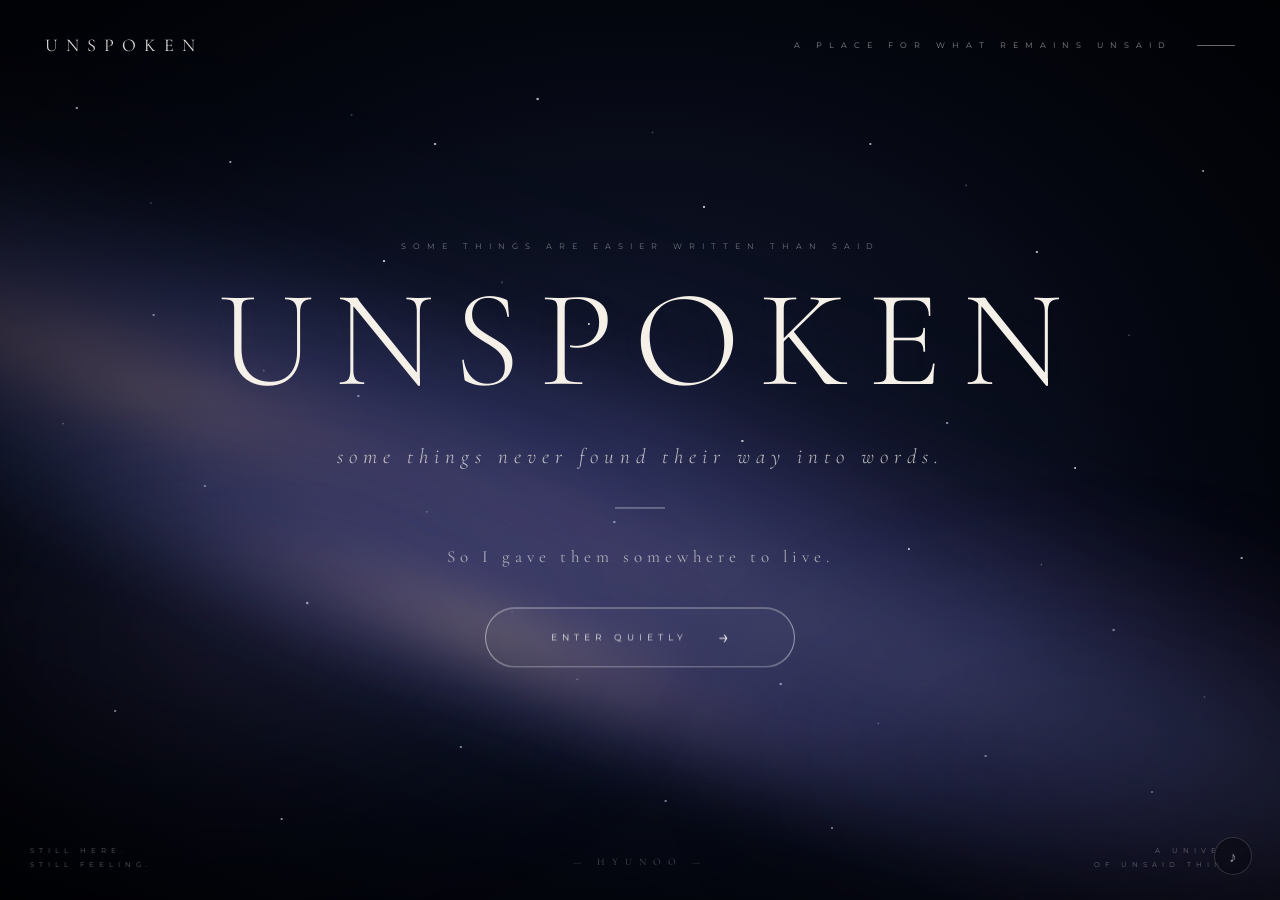
<file: index.html>
<!DOCTYPE html>
<html lang="en">

<head>

    <meta charset="UTF-8">

    <meta
        name="viewport"
        content="width=device-width, initial-scale=1.0"
    >

    <title>UNSPOKEN — Hyunoo</title>

    <link rel="preconnect" href="https://fonts.googleapis.com">
    <link rel="preconnect" href="https://fonts.gstatic.com" crossorigin>

    <link
        href="https://fonts.googleapis.com/css2?family=Cormorant+Garamond:ital,wght@0,300;0,400;1,300;1,400&family=Montserrat:wght@300;400;500&display=swap"
        rel="stylesheet"
    >

    <link rel="stylesheet" href="style.css">

</head>


<body>


<!-- =========================================
     BACKGROUND
========================================= -->

<div class="universe" aria-hidden="true">

    <div class="milkyway milkyway-glow"></div>
    <div class="milkyway milkyway-main"></div>
    <div class="milkyway milkyway-core"></div>

    <div class="space-cloud cloud-one"></div>
    <div class="space-cloud cloud-two"></div>

    <div class="stars stars-one"></div>
    <div class="stars stars-two"></div>

    <div class="vignette"></div>

</div>



<!-- =========================================
     01 — LANDING
========================================= -->

<main
    id="landingView"
    class="view landing-view active"
>

    <header class="site-header">

        <div class="logo">
            UNSPOKEN
        </div>

        <div class="header-note">
            A PLACE FOR WHAT REMAINS UNSAID
            <span></span>
        </div>

    </header>


    <section class="landing-content">

        <p class="eyebrow">
            SOME THINGS ARE EASIER WRITTEN THAN SAID
        </p>


        <h1 class="landing-title">
            UNSPOKEN
        </h1>


        <p class="landing-subtitle">
            some things never found their way into words.
        </p>


        <div class="small-divider"></div>


        <p class="landing-line">
            So I gave them somewhere to live.
        </p>


        <button
            id="enterButton"
            class="enter-button"
            type="button"
        >
            <span>ENTER QUIETLY</span>
            <span class="arrow">→</span>
        </button>

    </section>


    <div class="landing-bottom landing-bottom-left">
        STILL HERE.<br>
        STILL FEELING.
    </div>


    <div class="landing-signature">
        — HYUNOO —
    </div>


    <div class="landing-bottom landing-bottom-right">
        A UNIVERSE<br>
        OF UNSAID THINGS.
    </div>

</main>



<!-- =========================================
     TRANSITION
========================================= -->

<section
    id="transitionView"
    class="transition-view"
    aria-hidden="true"
>

    <div class="transition-copy">

        <p>
            If you found this,
        </p>

        <p>
            maybe you were meant to.
        </p>

        <span>
            — HYUNOO —
        </span>

    </div>

</section>



<!-- =========================================
     02 — ARCHIVE
========================================= -->

<main
    id="archiveView"
    class="view archive-view"
>

    <header class="archive-header">

        <div class="logo">
            UNSPOKEN
        </div>

        <button
            id="returnBeginning"
            class="text-button"
            type="button"
        >
            RETURN TO THE BEGINNING
        </button>

    </header>


    <section class="archive-intro">

        <p class="archive-eyebrow">
            AN ARCHIVE OF THINGS I NEVER SAID
        </p>


        <h2>
            Some things<br>
            stayed with me.
        </h2>


        <p class="archive-subtitle">
            So I left them here.
        </p>

    </section>


    <section class="archive-grid">


        <!-- 01 -->

        <button
            id="openThings"
            class="archive-card"
            type="button"
        >

            <span class="card-number">
                01
            </span>

            <div class="card-content">

                <p>
                    THE WORDS
                </p>

                <h3>
                    Things I<br>
                    Never Said
                </h3>

                <span class="open-label">
                    OPEN →
                </span>

            </div>

        </button>


        <!-- 02 -->

        <button
                 id="openLetters"
                 class="archive-card"
                 type="button"
        >

            <span class="card-number">
                02
            </span>

            <div class="card-content">

                <p>
                    THE LETTERS
                </p>

                <h3>
                    Letters I<br>
                    Never Sent
                </h3>

                <span class="open-label">
                    OPEN →
                </span>

            </div>

        </button>


        <!-- 03 -->

       <button
            id="openOnlyKnew"
            class="archive-card"
            type="button"
        >

            <span class="card-number">
                03
            </span>

            <div class="card-content">

                <p>
                    THE TRUTH
                </p>

                <h3>
                    If You<br>
                    Only Knew
                </h3>

                <span class="open-label">
                    OPEN →
                </span>

            </div>

        </button>


        <!-- 04 -->

        <button
            id="openAnotherUniverse"
            class="archive-card"
            type="button"
        >

            <span class="card-number">
                04
            </span>

            <div class="card-content">

                <p>
                    THE OTHER LIFE
                </p>

                <h3>
                    In Another<br>
                    Universe
                </h3>

                <span class="open-label">
                    OPEN →
                </span>

            </div>

        </button>


        <!-- 05 -->

       <button
                id="open2AM"
                class="archive-card"
                type="button"
        >

            <span class="card-number">
                05
            </span>

            <div class="card-content">

                <p>
                    AFTER MIDNIGHT
                </p>

                <h3>
                    2:00 AM<br>
                    Thoughts
                </h3>

                <span class="open-label">
                    OPEN →
                </span>

            </div>

        </button>


    </section>


    <footer class="archive-footer">
    <span class="footer-line"></span>

    <p>
        SOMEWHERE BETWEEN SILENCE AND WORDS
    </p>

    <span class="footer-line"></span>
</footer>

</main>



<!-- =========================================
     03 — THINGS I NEVER SAID
========================================= -->

<main
    id="thingsView"
    class="view things-view"
>

    <header class="inner-header">

        <button
            id="backArchive"
            class="text-button"
            type="button"
        >
            ← BACK TO THE ARCHIVE
        </button>


        <div class="logo">
            UNSPOKEN
        </div>

    </header>


    <section class="things-intro">

        <p class="things-eyebrow">
            01 — THE WORDS
        </p>


        <h2>
            Things I<br>
            Never Said
        </h2>


        <p class="things-description">
            The thoughts I kept swallowing.<br>
            The words that never made it past my lips.
        </p>

    </section>


    <!-- JavaScript creates the tiles -->

    <section
        id="confessionGrid"
        class="confession-grid"
    ></section>


    <section class="things-ending">

        <p>
            Maybe some things were never meant to be said.
        </p>

        <p>
            Maybe they were only meant to be felt.
        </p>

         <p class="between-lines">
        But if you ever find this, I hope you know, you were between almost every line.
        </p>

        <span>
            — HYUNOO —
        </span>

    </section>


</main>

<!-- ============================================
     04 — LETTERS I NEVER SENT
============================================= -->

<main
    id="lettersView"
    class="view things-view"
>

    <!-- HEADER -->

    <header class="inner-header">

        <button
            id="backArchiveLetters"
            class="text-button"
            type="button"
        >
            ← BACK TO THE ARCHIVE
        </button>


        <div class="logo">
            UNSPOKEN
        </div>

    </header>


    <!-- INTRO -->

    <section class="things-intro">

        <p class="things-eyebrow">
            02 — THE LETTERS
        </p>

        <h2>
            Letters I<br>
            Never Sent
        </h2>

        <p class="things-description">
            Words written for someone.<br>
            Even if they never reached them.
        </p>

    </section>


    <!-- LETTER TILES WILL BE CREATED BY JAVASCRIPT -->

    <section
        id="lettersGrid"
        class="confession-grid"
    ></section>


    <!-- FOOTER -->

    <section class="things-ending">

        <p>
            Some words were written to be felt.
        </p>

        <p>
            Even if they were never sent.
        </p>

        <span>
            — HYUNOO —
        </span>

    </section>

</main>

<!-- ============================================
     05 — IF YOU ONLY KNEW
============================================= -->

<main
    id="onlyKnewView"
    class="view only-knew-view"
>
    <!-- HEADER -->

    <header class="inner-header">
        <button
            id="backArchiveOnlyKnew"
            class="text-button"
            type="button"
        >
            ← BACK TO THE ARCHIVE
        </button>

        <div class="logo">
            UNSPOKEN
        </div>
    </header>


    <!-- INTRO -->

    <section class="only-knew-intro">

        <p class="only-knew-eyebrow">
            03 — THE TRUTH
        </p>

        <h2>
            If You<br>
            Only Knew
        </h2>

        <p class="only-knew-description">
            Some things were easier to leave<br>
            somewhere between knowing and saying.
        </p>

    </section>


    <!-- STACK -->

    <section class="only-knew-stack-section">

        <div
            id="onlyKnewStack"
            class="only-knew-stack"
        ></div>


        <!-- CONTROLS -->

        <div class="only-knew-controls">

            <button
                id="onlyKnewPrevious"
                class="only-knew-control"
                type="button"
            >
                ← PREVIOUS
            </button>


            <span
                id="onlyKnewProgress"
                class="only-knew-progress"
            >
                01 / 34
            </span>


            <button
                id="onlyKnewNext"
                class="only-knew-control"
                type="button"
            >
                NEXT →
            </button>

        </div>

    </section>


    <!-- ENDING -->

    <section class="things-ending">

        <p>
            Maybe some truths were never meant
            to become questions.
        </p>

        <p>
            Maybe they only needed somewhere to exist.
        </p>

        <span>
            — HYUNOO —
        </span>

    </section>

</main>

<!-- ============================================
     06 — IN ANOTHER UNIVERSE
============================================= -->

<main
    id="anotherUniverseView"
    class="view another-universe-view"
>

    <!-- HEADER -->

    <header class="another-universe-header">

        <button
            id="backArchiveUniverse"
            class="text-button"
            type="button"
        >
            ← BACK
        </button>

        <div class="logo">
            UNSPOKEN
        </div>

    </header>


    <!-- MAIN LAYOUT -->

    <div class="another-universe-layout">


        <!-- ==============================
             LEFT SIDE
        =============================== -->

        <section class="universe-story">

            <p class="universe-section-number">
                04
            </p>

            <p class="universe-eyebrow">
                THE OTHER LIFE
            </p>

            <h1>
                In Another<br>
                Universe
            </h1>

            <div class="universe-introduction">

                <p>
                    In another universe, maybe things were different.
                </p>

                <p>
                    Maybe the timing was kinder.
                </p>

                <p>
                    Maybe we were closer.
                </p>

                <p>
                    Maybe it was easier.
                </p>

                <p class="universe-intro-ending">
                    Here are the little things I imagine
                    in that other life.
                </p>

            </div>



            <!-- LEFT CLOSING QUOTE -->

            <blockquote class="universe-quote">

                <p>
                    Same stars.
                </p>

                <p>
                    Different skies.
                </p>

                <p>
                    But you, in all of them.
                </p>

            </blockquote>

            <div class="universe-signature">

                <span></span>

                <p>
                    HYUNOO
                </p>

            </div>

        </section>


        <!-- ==============================
             RIGHT SIDE
        =============================== -->

        <section class="universe-moments">


            <!-- 01 -->

            <article class="universe-moment">

                <span>01</span>

                <div>
                    <strong>
                        In another universe,
                    </strong>

                    <p>
                        we live in the same city.
                    </p>
                </div>

            </article>


            <!-- 02 -->

            <article class="universe-moment">

                <span>02</span>

                <div>
                    <strong>
                        In another universe,
                    </strong>

                    <p>
                        we don't have to count hours just to talk.
                    </p>
                </div>

            </article>


            <!-- 03 -->

            <article class="universe-moment">

                <span>03</span>

                <div>
                    <strong>
                        In another universe,
                    </strong>

                    <p>
                        I can ask you to dinner without thinking about flights first.
                    </p>
                </div>

            </article>


            <!-- 04 -->

            <article class="universe-moment">

                <span>04</span>

                <div>
                    <strong>
                        In another universe,
                    </strong>

                    <p>
                        we share ordinary days, not only the small pieces of them we manage to give each other.
                    </p>
                </div>

            </article>


            <!-- 05 -->

            <article class="universe-moment">

                <span>05</span>

                <div>
                    <strong>
                        In another universe,
                    </strong>

                    <p>
                        I bring you coffee on the mornings when life feels a little too heavy.
                    </p>
                </div>

            </article>


            <!-- 06 -->

            <article class="universe-moment">

                <span>06</span>

                <div>
                    <strong>
                        In another universe,
                    </strong>

                    <p>
                        we get lost somewhere new and don't mind because we're together.
                    </p>
                </div>

            </article>


            <!-- 07 -->

            <article class="universe-moment">

                <span>07</span>

                <div>
                    <strong>
                        In another universe,
                    </strong>

                    <p>
                        I get to know the quiet, everyday version of you that doesn't fit inside messages and calls.
                    </p>
                </div>

            </article>


            <!-- 08 -->

            <article class="universe-moment">

                <span>08</span>

                <div>
                    <strong>
                        In another universe,
                    </strong>

                    <p>
                        we have a favorite restaurant, a familiar street, and a place that somehow becomes ours.
                    </p>
                </div>

            </article>


            <!-- 09 -->

            <article class="universe-moment">

                <span>09</span>

                <div>
                    <strong>
                        In another universe,
                    </strong>

                    <p>
                        when you're tired, sick, or overwhelmed, I don't have to wish I could be there.
                    </p>

                    <p>
                        I simply am.
                    </p>
                </div>

            </article>


            <!-- 10 -->

            <article class="universe-moment">

                <span>10</span>

                <div>
                    <strong>
                        In another universe,
                    </strong>

                    <p>
                        our goodbyes happen at the end of the night, not because one of us is waking while the other is falling asleep.
                    </p>
                </div>

            </article>


            <!-- 11 -->

            <article class="universe-moment">

                <span>11</span>

                <div>
                    <strong>
                        In another universe,
                    </strong>

                    <p>
                        we don't have to turn everything we want to do together into a plan for someday.
                    </p>
                </div>

            </article>


            <!-- 12 -->

            <article class="universe-moment">

                <span>12</span>

                <div>
                    <strong>
                        In another universe,
                    </strong>

                    <p>
                        life makes it a little easier for two people to choose each other.
                    </p>
                </div>

            </article>


            <!-- 13 -->

            <article class="universe-moment">

                <span>13</span>

                <div>
                    <strong>
                        In another universe,
                    </strong>

                    <p>
                        maybe I'm the person you come home to.
                    </p>
                </div>

            </article>


            <!-- 14 -->

            <article class="universe-moment">

                <span>14</span>

                <div>
                    <strong>
                        In another universe,
                    </strong>

                    <p>
                        it's still you and me.
                    </p>

                    <p>
                        Just a little closer.
                    </p>
                </div>

            </article>


            <!-- ==============================
                 FULL CLOSING
            =============================== -->

            <section class="universe-closing">

                <div class="universe-moon">
                    ☾
                </div>

                <div class="universe-closing-text">

                    <p>
                        I don't know if that universe exists.
                    </p>

                    <p>
                        Maybe somewhere, there is a version of us
                        who never had to wonder what this could have been.
                    </p>

                    <p>
                        Maybe they got the timing right.
                    </p>

                    <p>
                        Maybe they got the distance right.
                    </p>

                    <p>
                        Maybe they were given the ordinary days
                        that we could only imagine.
                    </p>

                    <p>
                        But I'm grateful for this universe too.
                    </p>

                    <p>
                        Because out of all the lives I could have lived,
                        all the people I could have met,
                        and all the ways our paths could have missed
                        each other completely,
                        somehow mine still found yours.
                    </p>

                    <p>
                        Even from this far away.
                    </p>

                    <p>
                        And maybe that's enough for me to be grateful
                        that this universe gave me you at all.
                    </p>

                    <div class="universe-closing-signature">

                        <span></span>

                        <strong>
                            HYUNOO
                        </strong>

                    </div>

                </div>

            </section>

        </section>

    </div>

</main>

<!-- ============================================
     LETTER READER
============================================= -->

<main
    id="letterReaderView"
    class="view letter-reader-view"
>

    <!-- HEADER -->

    <header class="inner-header">

        <button
            id="backToLetters"
            class="text-button"
            type="button"
        >
            ← BACK TO THE LETTERS
        </button>


        <div class="logo">
            UNSPOKEN
        </div>

    </header>

    <!-- RIGHT-SIDE EDITORIAL NOTES -->

<aside class="letter-side-notes">

    <div class="letter-side-top">
        <span class="vertical-line"></span>

        <p>
            Words for a softer tomorrow.
        </p>
    </div>


    <div class="letter-side-quote">

        <p>
            Some people don’t just<br>
            pass through your days,<br>
            they stay in the quiet.
        </p>

        <span class="quote-line"></span>

    </div>

</aside>

    <!-- LETTER -->

    <article class="letter-reader">

        <div class="letter-reader-meta">

            <span id="letterReaderNumber">
                01
            </span>

            <span>
                UNSENT
            </span>

        </div>


        <h1 id="letterReaderTitle">
            Letter Title
        </h1>


        <div class="letter-reader-divider"></div>


        <div
            id="letterReaderBody"
            class="letter-reader-body"
        ></div>

    </article>

</main>


<!-- ============================================
     07 — 2:00 AM THOUGHTS
============================================= -->

<main
    id="twoAMView"
    class="view two-am-view"
>

    <!-- HEADER -->

    <header class="inner-header">

        <button
            id="backArchive2AM"
            class="text-button"
            type="button"
        >
            ← BACK TO THE ARCHIVE
        </button>

        <div class="logo">
            UNSPOKEN
        </div>

    </header>


    <!-- OPENING -->

    <section class="two-am-opening">

        <div class="two-am-opening-meta">

            <span>
                05
            </span>

            <span>
                2:00 AM
            </span>

        </div>


        <div class="two-am-opening-meta two-am-opening-meta-secondary">

            <span>
                AFTER MIDNIGHT
            </span>

            <span>
                SUNDAY
            </span>

        </div>


        <div class="two-am-moon">
            ☾
        </div>


        <h1>
            2:00 AM<br>
            Thoughts
        </h1>


        <p class="two-am-subtitle">
            The things I only admit<br>
            when the world gets quiet.
        </p>

    </section>


    <!-- TIMELINE -->

    <section class="two-am-timeline">

        <div class="two-am-line"></div>

        <div
            id="twoAMThoughts"
            class="two-am-thoughts"
        ></div>

    </section>


    <!-- 3:00 AM ENDING -->

    <section class="two-am-goodnight">

        <p class="two-am-goodnight-time">
            3:00 AM
        </p>

        <div class="two-am-goodnight-text">

            <p>
                <em>Goodnight, you.</em>
            </p>

            <p>
                <em>Wherever you are.</em>
            </p>

        </div>

        <div class="two-am-ending-moon">
            ☾
        </div>

        <p class="two-am-signature">
            HYUNOO
        </p>

    </section>


    <!--
        INTENTIONAL EMPTY SPACE

        The reader thinks the page
        has already ended.
    -->

    <div class="two-am-afterthought-space"></div>


    <!-- 3:07 AM -->

    <section class="two-am-afterthought">

        <p class="two-am-afterthought-time">
            3:07 AM
        </p>

        <p class="two-am-afterthought-text">
            <em>...I still wish it were you.</em>

            <span
                class="two-am-cursor"
                aria-hidden="true"
            ></span>
        </p>

    </section>


    <div class="two-am-final-space"></div>

</main>


<!-- =========================================
     AUDIO
========================================= -->

<audio
    id="backgroundMusic"
    loop
    preload="auto"
>
    <source
        src="audio/unspoken.mp3"
        type="audio/mpeg"
    >
</audio>


<button
    id="musicToggle"
    class="music-toggle"
    type="button"
    aria-label="Toggle background music"
>
    ♪
</button>



<script src="script.js"></script>


</body>
</html>
</file>
<file: style.css>
/* =========================================================
   UNSPOKEN
   Complete Stylesheet
========================================================= */

* {
    margin: 0;
    padding: 0;
    box-sizing: border-box;
}

html {
    background: #02030a;
}

body {
    min-height: 100vh;
    background: #02030a;
    color: #f4f0ea;

    font-family: "Montserrat", sans-serif;

    overflow: hidden;
}

button {
    font: inherit;
}

::selection {
    background: rgba(180, 180, 230, .22);
    color: #fff;
}


/* =========================================================
   PAGE / VIEW SYSTEM
========================================================= */

.view {
    display: none;
    position: relative;
    z-index: 10;

    width: 100%;
    min-height: 100vh;
}

.view.active {
    display: block;
}


/* =========================================================
   UNIVERSE
========================================================= */

.universe {
    position: fixed;
    inset: 0;

    z-index: 0;

    overflow: hidden;

    background:
        radial-gradient(
            ellipse at 50% 48%,
            #11152b 0%,
            #090d1c 38%,
            #040610 68%,
            #010207 100%
        );

    transition:
        opacity 1.2s ease,
        filter 1.2s ease;
}


/* =========================================================
   MILKY WAY
========================================================= */

.milkyway {
    position: absolute;
    pointer-events: none;

    transform-origin: center;
}


.milkyway-main {
    width: 170vw;
    height: 38vw;

    left: -35vw;
    top: 36%;

    transform: rotate(20deg);

    background:

        radial-gradient(
            ellipse at 25% 50%,
            rgba(244,204,190,.30) 0%,
            rgba(135,127,190,.23) 13%,
            rgba(69,91,156,.17) 29%,
            transparent 57%
        ),

        radial-gradient(
            ellipse at 55% 50%,
            rgba(177,157,211,.23) 0%,
            rgba(91,91,163,.18) 25%,
            transparent 60%
        ),

        radial-gradient(
            ellipse at 80% 45%,
            rgba(96,118,186,.18) 0%,
            rgba(82,60,133,.14) 28%,
            transparent 60%
        );

    filter: blur(26px);

    opacity: .92;

    animation:
        galaxyDrift 32s ease-in-out infinite alternate;
}


.milkyway-glow {
    width: 180vw;
    height: 50vw;

    left: -40vw;
    top: 28%;

    transform: rotate(20deg);

    background:
        linear-gradient(
            to bottom,
            transparent 0%,
            rgba(42,67,125,.05) 15%,
            rgba(79,78,147,.14) 38%,
            rgba(120,100,167,.16) 48%,
            rgba(61,82,144,.10) 63%,
            transparent 100%
        );

    filter: blur(48px);

    opacity: .85;
}


.milkyway-core {
    width: 92vw;
    height: 17vw;

    left: -8vw;
    top: 58%;

    transform: rotate(20deg);

    background:
        radial-gradient(
            ellipse at center,
            rgba(255,218,190,.36) 0%,
            rgba(201,164,196,.28) 17%,
            rgba(124,109,178,.18) 36%,
            rgba(63,78,139,.07) 59%,
            transparent 76%
        );

    filter: blur(20px);

    opacity: .9;

    animation:
        corePulse 9s ease-in-out infinite alternate;
}


@keyframes galaxyDrift {

    from {
        transform:
            rotate(20deg)
            translate3d(-1%, -1%, 0);
    }

    to {
        transform:
            rotate(20deg)
            translate3d(1%, 1%, 0);
    }

}


@keyframes corePulse {

    from {
        opacity: .55;
    }

    to {
        opacity: .95;
    }

}


/* =========================================================
   SPACE CLOUDS
========================================================= */

.space-cloud {
    position: absolute;

    border-radius: 50%;

    pointer-events: none;

    filter: blur(70px);
}


.cloud-one {
    width: 65vw;
    height: 32vw;

    left: -15vw;
    top: 48%;

    background:
        radial-gradient(
            ellipse,
            rgba(117,94,151,.18),
            rgba(55,69,126,.08) 48%,
            transparent 72%
        );
}


.cloud-two {
    width: 60vw;
    height: 30vw;

    right: -15vw;
    bottom: -5%;

    background:
        radial-gradient(
            ellipse,
            rgba(68,78,143,.16),
            transparent 70%
        );
}


/* =========================================================
   STARS
========================================================= */

.stars {
    position: absolute;
    inset: 0;

    pointer-events: none;
}


/*
   No repeating background-size.
   These are individually positioned stars,
   so we don't get the old graph/grid effect.
*/

.stars-one {

    background-image:

        radial-gradient(circle at 6% 12%, white 0 1px, transparent 1.6px),
        radial-gradient(circle at 12% 35%, rgba(220,225,255,.8) 0 .8px, transparent 1.5px),
        radial-gradient(circle at 18% 18%, white 0 .7px, transparent 1.4px),
        radial-gradient(circle at 24% 67%, rgba(210,220,255,.85) 0 1px, transparent 1.7px),
        radial-gradient(circle at 30% 29%, white 0 .7px, transparent 1.4px),
        radial-gradient(circle at 36% 83%, rgba(210,215,255,.8) 0 .8px, transparent 1.5px),
        radial-gradient(circle at 42% 11%, white 0 .9px, transparent 1.6px),
        radial-gradient(circle at 48% 58%, rgba(205,215,255,.8) 0 .8px, transparent 1.5px),
        radial-gradient(circle at 55% 23%, white 0 .8px, transparent 1.5px),
        radial-gradient(circle at 61% 76%, rgba(190,205,255,.8) 0 1px, transparent 1.7px),
        radial-gradient(circle at 68% 16%, white 0 .7px, transparent 1.4px),
        radial-gradient(circle at 74% 47%, rgba(205,215,255,.85) 0 .8px, transparent 1.5px),
        radial-gradient(circle at 81% 28%, white 0 .8px, transparent 1.5px),
        radial-gradient(circle at 87% 70%, rgba(195,210,255,.8) 0 .9px, transparent 1.6px),
        radial-gradient(circle at 94% 19%, white 0 .7px, transparent 1.4px),

        radial-gradient(circle at 9% 79%, rgba(255,255,255,.75) 0 .8px, transparent 1.5px),
        radial-gradient(circle at 16% 54%, rgba(190,205,255,.75) 0 .8px, transparent 1.5px),
        radial-gradient(circle at 22% 91%, white 0 .7px, transparent 1.4px),
        radial-gradient(circle at 28% 44%, rgba(205,215,255,.75) 0 .8px, transparent 1.5px),
        radial-gradient(circle at 34% 16%, white 0 .8px, transparent 1.5px),
        radial-gradient(circle at 40% 68%, rgba(190,205,255,.75) 0 .8px, transparent 1.5px),
        radial-gradient(circle at 46% 36%, white 0 .7px, transparent 1.4px),
        radial-gradient(circle at 52% 89%, rgba(205,215,255,.8) 0 .8px, transparent 1.5px),
        radial-gradient(circle at 58% 49%, white 0 .8px, transparent 1.5px),
        radial-gradient(circle at 65% 92%, rgba(195,210,255,.8) 0 .8px, transparent 1.5px),
        radial-gradient(circle at 71% 61%, white 0 .7px, transparent 1.4px),
        radial-gradient(circle at 77% 84%, rgba(205,215,255,.8) 0 .8px, transparent 1.5px),
        radial-gradient(circle at 84% 52%, white 0 .7px, transparent 1.4px),
        radial-gradient(circle at 90% 88%, rgba(190,205,255,.75) 0 .8px, transparent 1.5px),
        radial-gradient(circle at 97% 62%, white 0 .8px, transparent 1.5px);

    opacity: .72;

    animation:
        starsTwinkleOne 5s ease-in-out infinite alternate;
}


.stars-two {

    background-image:

        radial-gradient(circle at 4% 47%, rgba(255,255,255,.75) 0 .6px, transparent 1.3px),
        radial-gradient(circle at 11% 22%, rgba(205,215,255,.7) 0 .7px, transparent 1.4px),
        radial-gradient(circle at 20% 41%, rgba(255,255,255,.7) 0 .6px, transparent 1.3px),
        radial-gradient(circle at 27% 12%, rgba(190,205,255,.75) 0 .7px, transparent 1.4px),
        radial-gradient(circle at 33% 57%, rgba(255,255,255,.65) 0 .6px, transparent 1.3px),
        radial-gradient(circle at 39% 31%, rgba(210,220,255,.7) 0 .7px, transparent 1.4px),
        radial-gradient(circle at 45% 76%, rgba(255,255,255,.7) 0 .6px, transparent 1.3px),
        radial-gradient(circle at 51% 14%, rgba(195,210,255,.7) 0 .7px, transparent 1.4px),
        radial-gradient(circle at 57% 69%, rgba(255,255,255,.65) 0 .6px, transparent 1.3px),
        radial-gradient(circle at 63% 39%, rgba(205,215,255,.7) 0 .7px, transparent 1.4px),
        radial-gradient(circle at 69% 81%, rgba(255,255,255,.7) 0 .6px, transparent 1.3px),
        radial-gradient(circle at 76% 20%, rgba(190,205,255,.7) 0 .7px, transparent 1.4px),
        radial-gradient(circle at 82% 63%, rgba(255,255,255,.7) 0 .6px, transparent 1.3px),
        radial-gradient(circle at 89% 37%, rgba(205,215,255,.7) 0 .7px, transparent 1.4px),
        radial-gradient(circle at 95% 78%, rgba(255,255,255,.7) 0 .6px, transparent 1.3px);

    opacity: .35;

    transform: scale(.98);

    animation:
        starsTwinkleTwo 8s ease-in-out -3s infinite alternate;
}


@keyframes starsTwinkleOne {

    0% {
        opacity: .38;
        filter: brightness(.8);
    }

    45% {
        opacity: .7;
        filter: brightness(1);
    }

    70% {
        opacity: .52;
        filter: brightness(.9);
    }

    100% {
        opacity: .9;
        filter: brightness(1.25);
    }

}


@keyframes starsTwinkleTwo {

    0% {
        opacity: .18;
        filter: brightness(.7);
    }

    50% {
        opacity: .52;
        filter: brightness(1.1);
    }

    100% {
        opacity: .3;
        filter: brightness(.85);
    }

}


/* =========================================================
   VIGNETTE
========================================================= */

.vignette {
    position: absolute;
    inset: 0;

    pointer-events: none;

    background:
        radial-gradient(
            ellipse at center,
            transparent 16%,
            rgba(0,0,0,.04) 48%,
            rgba(0,0,0,.28) 78%,
            rgba(0,0,0,.7) 120%
        );
}


/* =========================================================
   SHARED TYPOGRAPHY
========================================================= */

.logo {
    font-family: "Cormorant Garamond", serif;
    font-size: 18px;
    font-weight: 400;

    letter-spacing: 8px;

    color: rgba(247,243,237,.9);
}


/* =========================================================
   LANDING
========================================================= */

.landing-view {
    height: 100vh;
    overflow: hidden;
}


.site-header {
    position: absolute;

    top: 34px;
    left: 45px;
    right: 45px;

    z-index: 5;

    display: flex;
    align-items: center;
    justify-content: space-between;
}


.header-note {
    display: flex;
    align-items: center;
    gap: 25px;

    font-size: 8px;
    letter-spacing: 7px;

    color: rgba(255,255,255,.52);
}


.header-note span {
    display: block;

    width: 38px;
    height: 1px;

    background: rgba(255,255,255,.4);
}


.landing-content {
    position: absolute;

    top: 50%;
    left: 50%;

    width: min(1200px, 90%);

    transform: translate(-50%, -49%);

    text-align: center;
}


.eyebrow {
    margin-bottom: 34px;

    font-size: 8px;
    letter-spacing: 7px;

    color: rgba(255,255,255,.42);
}


.landing-title {
    margin: 0;

    font-family: "Cormorant Garamond", serif;

    font-size: clamp(90px, 10.8vw, 170px);
    font-weight: 300;

    line-height: .8;

    letter-spacing: .14em;

    color: #f5f0e8;

    text-indent: .14em;

    text-shadow:
        0 0 30px rgba(200,205,255,.04);
}


.landing-subtitle {
    margin-top: 48px;

    font-family: "Cormorant Garamond", serif;

    font-size: 21px;
    font-weight: 300;
    font-style: italic;

    letter-spacing: 6px;

    color: rgba(245,241,235,.75);
}


.small-divider {
    width: 50px;
    height: 1px;

    margin: 38px auto;

    background: rgba(255,255,255,.5);
}


.landing-line {
    font-family: "Cormorant Garamond", serif;

    font-size: 17px;
    letter-spacing: 5px;

    color: rgba(245,241,235,.62);
}


.enter-button {
    width: 310px;
    height: 60px;

    margin-top: 40px;

    padding: 0 34px;

    display: inline-flex;
    justify-content: center;
    align-items: center;

    gap: 30px;

    border:
        1px solid rgba(255,255,255,.5);

    border-radius: 999px;

    background:
        rgba(255,255,255,.025);

    color: rgba(255,255,255,.86);

    font-size: 9px;
    letter-spacing: 5px;

    cursor: pointer;

    backdrop-filter: blur(6px);

    transition:
        background .35s ease,
        border-color .35s ease,
        transform .35s ease;
}


.enter-button:hover {
    background: rgba(255,255,255,.08);

    border-color: rgba(255,255,255,.8);

    transform: translateY(-2px);
}


.enter-button .arrow {
    font-size: 19px;
    letter-spacing: 0;
}


.landing-bottom {
    position: absolute;
    bottom: 28px;

    font-size: 7px;
    line-height: 2;
    letter-spacing: 5px;

    color: rgba(255,255,255,.34);
}


.landing-bottom-left {
    left: 30px;
}


.landing-bottom-right {
    right: 30px;

    text-align: right;
}


.landing-signature {
    position: absolute;

    left: 50%;
    bottom: 32px;

    transform: translateX(-50%);

    font-family: "Cormorant Garamond", serif;

    font-size: 10px;
    letter-spacing: 7px;

    color: rgba(255,255,255,.28);
}


/* =========================================================
   TRANSITION SCREEN
========================================================= */

.transition-view {
    position: fixed;
    inset: 0;

    z-index: 100;

    display: flex;
    justify-content: center;
    align-items: center;

    background: #02030a;

    opacity: 0;
    visibility: hidden;
    pointer-events: none;

    transition:
        opacity 1.1s ease,
        visibility 1.1s ease;
}


.transition-view.active {
    opacity: 1;
    visibility: visible;
    pointer-events: auto;
}


.transition-copy {
    text-align: center;

    opacity: 0;

    transform: translateY(10px);

    transition:
        opacity 1.4s ease .6s,
        transform 1.4s ease .6s;
}


.transition-view.active .transition-copy {
    opacity: 1;
    transform: translateY(0);
}


.transition-copy p {
    margin: 5px 0;

    font-family: "Cormorant Garamond", serif;

    font-size: clamp(30px, 4vw, 54px);
    font-weight: 300;

    line-height: 1.15;

    color: rgba(245,241,235,.88);
}


.transition-copy span {
    display: block;

    margin-top: 38px;

    font-size: 7px;
    letter-spacing: 6px;

    color: rgba(255,255,255,.28);
}


/* =========================================================
   ARCHIVE
========================================================= */

.archive-view,
.things-view {
    min-height: 100vh;

    background:
        radial-gradient(
            circle at 70% 15%,
            rgba(36,42,85,.09),
            transparent 36%
        ),
        #02030a;
}


.archive-view.active,
.things-view.active {
    overflow-y: auto;
}


.archive-header,
.inner-header {
    width: 100%;

    display: flex;
    align-items: center;
    justify-content: space-between;

    padding: 38px 4%;

    position: relative;
    z-index: 5;
}


.text-button {
    appearance: none;

    border: 0;
    background: transparent;

    color: rgba(255,255,255,.38);

    font-family: "Montserrat", sans-serif;

    font-size: 7px;
    font-weight: 400;

    letter-spacing: 5px;

    cursor: pointer;

    transition: color .3s ease;
}


.text-button:hover {
    color: rgba(255,255,255,.9);
}


.archive-intro {
    width: min(1350px, 84%);

    margin:
        115px auto
        110px;
}


.archive-eyebrow {
    margin-bottom: 28px;

    font-size: 8px;
    letter-spacing: 7px;

    color: rgba(255,255,255,.34);
}


.archive-intro h2,
.things-intro h2 {
    margin: 0;

    font-family: "Cormorant Garamond", serif;

    font-weight: 300;

    line-height: .82;

    letter-spacing: -3px;

    color: #f4efe7;
}


.archive-intro h2 {
    font-size: clamp(80px, 8vw, 135px);
}


.archive-subtitle {
    margin-top: 45px;

    font-family: "Cormorant Garamond", serif;

    font-size: 20px;
    font-style: italic;

    letter-spacing: 3px;

    color: rgba(255,255,255,.45);
}


/* =========================================================
   ARCHIVE CARDS
========================================================= */

.archive-grid {
    width: min(1350px, 88%);

    margin: 0 auto;

    display: grid;

    grid-template-columns:
        repeat(2, minmax(0, 1fr));

    border-top:
        1px solid rgba(255,255,255,.1);

    border-left:
        1px solid rgba(255,255,255,.1);
}


.archive-card {
    appearance: none;

    position: relative;

    min-height: 350px;

    padding: 45px 55px;

    display: flex;

    border: 0;

    border-right:
        1px solid rgba(255,255,255,.1);

    border-bottom:
        1px solid rgba(255,255,255,.1);

    background: transparent;

    color: inherit;

    text-align: left;

    cursor: pointer;

    transition:
        background .45s ease;
}


.archive-card:hover {
    background:
        rgba(255,255,255,.025);
}


.archive-card-wide {
    grid-column: 1 / -1;
}


.card-number {
    position: absolute;

    top: 45px;
    left: 55px;

    font-size: 8px;
    letter-spacing: 4px;

    color: rgba(255,255,255,.25);
}


.card-content {
    margin:
        auto auto
        0 25%;

    padding-bottom: 10px;
}


.card-content p {
    margin-bottom: 20px;

    font-size: 7px;
    letter-spacing: 6px;

    color: rgba(255,255,255,.3);
}


.card-content h3 {
    font-family: "Cormorant Garamond", serif;

    font-size: clamp(43px, 4vw, 62px);
    font-weight: 300;

    line-height: .95;

    color: rgba(245,241,235,.94);
}


.open-label {
    display: inline-block;

    margin-top: 42px;

    font-size: 7px;
    letter-spacing: 5px;

    color: rgba(255,255,255,.34);

    transition:
        color .3s ease,
        transform .3s ease;
}


.archive-card:hover .open-label {
    color: rgba(255,255,255,.85);

    transform: translateX(5px);
}


/* =========================================================
   ARCHIVE FOOTER
========================================================= */

.archive-footer {
    width: 100%;

    padding: 120px 30px 70px;

    display: flex;
    justify-content: center;
    align-items: center;

    gap: 28px;

    text-align: center;

    color: rgba(255,255,255,.28);
}


.archive-footer p {
    margin: 0;

    font-family: "Montserrat", sans-serif;

    font-size: 7px;
    font-weight: 300;

    letter-spacing: 7px;

    white-space: nowrap;
}


.archive-footer .footer-line {
    display: block;

    width: 30px;
    height: 1px;

    background: rgba(255,255,255,.25);

    flex-shrink: 0;
}


/* =========================================================
   THINGS I NEVER SAID
========================================================= */

.things-intro {
    width: min(1200px, 86%);

    margin:
        110px auto
        130px;
}


.things-eyebrow {
    margin-bottom: 28px;

    font-size: 8px;
    letter-spacing: 7px;

    color: rgba(255,255,255,.32);
}


.things-intro h2 {
    font-size: clamp(85px, 9vw, 145px);
}


.things-description {
    margin-top: 48px;

    font-family: "Cormorant Garamond", serif;

    font-size: 20px;
    font-style: italic;

    line-height: 1.7;
    letter-spacing: 2px;

    color: rgba(255,255,255,.43);
}


/* =========================================================
   CONFESSION GRID
========================================================= */

.confession-grid {
    width: min(1200px, 88%);

    margin: 0 auto;

    display: grid;

    grid-template-columns:
        repeat(2, minmax(0, 1fr));

    border-top:
        1px solid rgba(255,255,255,.1);

    border-left:
        1px solid rgba(255,255,255,.1);
}


.confession-tile {
    min-height: 390px;

    padding: 45px 48px;

    display: flex;
    flex-direction: column;

    border-right:
        1px solid rgba(255,255,255,.1);

    border-bottom:
        1px solid rgba(255,255,255,.1);

    transition:
        background .4s ease;
}


.confession-tile:hover {
    background:
        rgba(255,255,255,.025);
}


.confession-top {
    display: flex;
    justify-content: space-between;
    align-items: center;
}


.confession-number,
.confession-category {
    font-size: 7px;
    letter-spacing: 4px;

    color: rgba(255,255,255,.25);
}


.confession-text {
    max-width: 480px;

    margin: auto 0;

    font-family: "Cormorant Garamond", serif;

    font-size: clamp(28px, 2.4vw, 39px);
    font-weight: 300;

    line-height: 1.18;

    color: rgba(245,241,235,.93);
}


.confession-actions {
    display: flex;
    align-items: center;

    gap: 20px;

    margin-top: 40px;

    opacity: .38;

    transition: opacity .3s ease;
}


.confession-tile:hover
.confession-actions {
    opacity: 1;
}


.share-label {
    margin-right: auto;

    font-size: 7px;
    letter-spacing: 3px;

    color: rgba(255,255,255,.3);
}


.share-button {
    appearance: none;

    border: 0;
    background: transparent;

    padding: 0;

    color: rgba(255,255,255,.52);

    font-family: "Montserrat", sans-serif;

    font-size: 7px;
    letter-spacing: 2px;

    cursor: pointer;

    transition: color .25s ease;
}


.share-button:hover {
    color: white;
}


/* =========================================================
   THINGS ENDING
========================================================= */

.things-ending {
    width: min(900px, 85%);

    margin: 200px auto;

    text-align: center;
}


.things-ending p {
    margin: 8px 0;

    font-family: "Cormorant Garamond", serif;

    font-size: clamp(26px, 3vw, 42px);
    font-style: italic;

    color: rgba(255,255,255,.58);
}


.things-ending span {
    display: block;

    margin-top: 55px;

    font-size: 7px;
    letter-spacing: 6px;

    color: rgba(255,255,255,.25);
}


/* =========================================================
   MUSIC
========================================================= */

.music-toggle {
    position: fixed;

    right: 28px;
    bottom: 25px;

    z-index: 200;

    width: 38px;
    height: 38px;

    border:
        1px solid rgba(255,255,255,.16);

    border-radius: 50%;

    background:
        rgba(3,4,12,.4);

    color: rgba(255,255,255,.55);

    font-size: 15px;

    cursor: pointer;

    backdrop-filter: blur(8px);

    transition:
        color .3s ease,
        border-color .3s ease,
        background .3s ease;
}


.music-toggle:hover {
    color: white;

    border-color:
        rgba(255,255,255,.4);

    background:
        rgba(255,255,255,.04);
}


/* =========================================================
   INTERIOR MODE
   No stars / galaxy once inside the archive.
========================================================= */

body.inside .universe {
    opacity: 0;
    filter: blur(20px);
}


/* =========================================================
   VIEW ENTRANCE
========================================================= */

.archive-view.active .archive-intro,
.things-view.active .things-intro {

    animation:
        contentReveal .9s ease both;
}


@keyframes contentReveal {

    from {
        opacity: 0;
        transform: translateY(18px);
    }

    to {
        opacity: 1;
        transform: translateY(0);
    }

}


/* =========================================================
   MOBILE
========================================================= */

@media (max-width: 760px) {

    .site-header {
        top: 25px;
        left: 22px;
        right: 22px;
    }

    .header-note {
        display: none;
    }

    .logo {
        font-size: 15px;
        letter-spacing: 6px;
    }

    .landing-content {
        width: 92%;
    }

    .eyebrow {
        font-size: 6px;
        letter-spacing: 4px;
    }

    .landing-title {
        font-size: 64px;
        letter-spacing: .11em;
    }

    .landing-subtitle {
        margin-top: 35px;

        font-size: 16px;
        line-height: 1.5;
        letter-spacing: 3px;
    }

    .landing-line {
        font-size: 14px;
        letter-spacing: 3px;
    }

    .enter-button {
        width: 260px;
    }

    .landing-bottom {
        display: none;
    }

    .landing-signature {
        bottom: 25px;
    }


    .archive-header,
    .inner-header {
        padding: 28px 6%;
    }

    .text-button {
        font-size: 6px;
        letter-spacing: 3px;
    }


    .archive-intro,
    .things-intro {
        width: 88%;

        margin-top: 80px;
        margin-bottom: 90px;
    }

    .archive-intro h2,
    .things-intro h2 {
        font-size: 67px;
    }


    .archive-grid,
    .confession-grid {
        width: 90%;

        grid-template-columns: 1fr;
    }


    .archive-card-wide {
        grid-column: auto;
    }


    .archive-card {
        min-height: 300px;
        padding: 35px;
    }

    .card-number {
        top: 35px;
        left: 35px;
    }

    .card-content {
        margin-left: 15%;
    }


    .confession-tile {
        min-height: 330px;
        padding: 35px;
    }


    .confession-text {
        font-size: 29px;
    }


    .confession-actions {
        gap: 12px;
    }


    .share-label {
        display: none;
    }


    .things-ending {
        margin-top: 130px;
        margin-bottom: 130px;
    }

}

/* =========================================================
   SCROLL FIX
========================================================= */

/* Landing page stays locked to one screen */
body {
    overflow: hidden;
}

/* Once we enter the archive, allow normal page scrolling */
body.inside {
    overflow-y: auto;
    overflow-x: hidden;
}

/* Archive and inner pages grow naturally */
.archive-view.active,
.things-view.active {
    height: auto;
    min-height: 100vh;
    overflow: visible;
}

/* =========================================================
   FINAL UNSPOKEN LINE
========================================================= */

.things-ending .between-lines {
    margin-top: 65px;

    font-family: "Cormorant Garamond", serif;
    font-size: 15px;
    font-weight: 300;
    font-style: italic;

    line-height: 1.6;
    letter-spacing: 2px;

    color: rgba(255,255,255,.22);
}


.things-ending .between-lines + span {
    margin-top: 28px;
}

/* =========================================================
   LETTERS I NEVER SENT — TILES
========================================================= */

.letter-tile {
    appearance: none;
    -webkit-appearance: none;

    position: relative;

    min-height: 390px;
    padding: 45px 48px;

    display: flex;
    flex-direction: column;

    background: transparent;
    color: #f4f0ea;

    border: 0;
    border-right: 1px solid rgba(255,255,255,.10);
    border-bottom: 1px solid rgba(255,255,255,.10);

    text-align: left;
    cursor: pointer;

    font-family: inherit;

    transition:
        background .45s ease,
        box-shadow .45s ease;
}


/* subtle hover */

.letter-tile:hover {
    background: rgba(255,255,255,.025);
}


/* =========================================================
   TOP — NUMBER + UNSENT
========================================================= */

.letter-tile-top {
    width: 100%;

    display: flex;
    align-items: center;
    justify-content: space-between;

    margin-bottom: 65px;
}


.letter-number,
.letter-status {
    font-family: "Montserrat", sans-serif;

    font-size: 7px;
    font-weight: 400;

    letter-spacing: 5px;

    color: rgba(255,255,255,.28);
}


/* =========================================================
   LETTER TITLE
========================================================= */

.letter-tile-content h3 {
    max-width: 480px;

    margin: 0 0 25px;

    font-family: "Cormorant Garamond", serif;

    font-size: clamp(34px, 3vw, 52px);
    font-weight: 300;

    line-height: .98;
    letter-spacing: -1px;

    color: rgba(244,240,234,.92);
}


/* =========================================================
   PREVIEW
========================================================= */

.letter-tile-content p {
    max-width: 500px;

    margin: 0;

    font-family: "Cormorant Garamond", serif;

    font-size: 18px;
    font-weight: 300;
    font-style: italic;

    line-height: 1.55;

    color: rgba(255,255,255,.38);
}


/* =========================================================
   READ LETTER
========================================================= */

.read-letter {
    margin-top: auto;
    padding-top: 55px;

    font-family: "Montserrat", sans-serif;

    font-size: 7px;
    font-weight: 400;

    letter-spacing: 4px;

    color: rgba(255,255,255,.35);

    transition:
        color .35s ease,
        letter-spacing .35s ease;
}


.letter-tile:hover .read-letter {
    color: rgba(255,255,255,.8);
    letter-spacing: 5px;
}


/* =========================================================
   MOBILE
========================================================= */

@media (max-width: 760px) {

    .letter-tile {
        min-height: 330px;
        padding: 35px 30px;
    }

    .letter-tile-top {
        margin-bottom: 50px;
    }

    .letter-tile-content h3 {
        font-size: 38px;
    }

    .letter-tile-content p {
        font-size: 17px;
    }

}

/* =========================================================
   LETTER READER — CINEMATIC DESIGN
========================================================= */

.letter-reader-view {
    position: relative;

    min-height: 100vh;

    background:
        linear-gradient(
            90deg,
            rgba(2, 3, 8, .22),
            rgba(2, 3, 8, .50)
        ),
        url("images/letter-background.png");

    background-size: cover;
    background-position: center;
    background-repeat: no-repeat;
    background-attachment: fixed;

    color: #f4f0ea;
}


/* =========================================================
   LETTER READER HEADER
========================================================= */

.letter-reader-view .inner-header {
    position: relative;
    z-index: 5;

    width: 100%;

    padding: 32px 5%;

    display: grid;
    grid-template-columns: 1fr auto 1fr;
    align-items: center;
}


.letter-reader-view #backToLetters {
    justify-self: start;
}


.letter-reader-view .logo {
    grid-column: 2;

    font-family: "Cormorant Garamond", serif;

    font-size: 17px;
    font-weight: 400;

    letter-spacing: 9px;

    color: rgba(244, 240, 234, .9);
}


/* =========================================================
   LETTER
========================================================= */

.letter-reader {
    position: relative;
    z-index: 2;

    width: min(920px, 72%);

    margin-left: 16%;
    padding:

        75px
        0
        150px;
}


/* =========================================================
   NUMBER / UNSENT
========================================================= */

.letter-reader-meta {
    display: flex;
    align-items: center;

    gap: 12px;

    margin-bottom: 24px;

    font-family: "Montserrat", sans-serif;

    font-size: 8px;
    font-weight: 400;

    letter-spacing: 5px;

    color: rgba(255,255,255,.55);
}


.letter-reader-meta span:first-child::after {
    content: " /";
}


/* =========================================================
   TITLE
========================================================= */

#letterReaderTitle {
    max-width: 850px;

    margin: 0 0 58px;

    font-family: "Cormorant Garamond", serif;

    font-size: clamp(58px, 6vw, 94px);
    font-weight: 300;

    line-height: .91;
    letter-spacing: -2px;

    color: #f1ede7;
}


/* We don't need the old divider */

.letter-reader-divider {
    display: none;
}


/* =========================================================
   LETTER BODY
========================================================= */

.letter-reader-body {
    width: min(760px, 100%);

    margin-left: 55px;

    font-family: "Cormorant Garamond", serif;

    font-size: 20px;
    font-weight: 300;

    line-height: 1.48;

    letter-spacing: .1px;

    color: rgba(244, 240, 234, .88);
}


.letter-reader-body p {
    margin:

        0
        0
        28px;
}


/* Signature — last paragraph */

.letter-reader-body p:last-child {
    margin-top: 48px;

    font-family: "Montserrat", sans-serif;

    font-size: 10px;

    letter-spacing: 4px;

    color: rgba(244, 240, 234, .75);
}


/* =========================================================
   SOFT EDGE / CINEMATIC DEPTH
========================================================= */

.letter-reader-view::after {
    content: "";

    position: absolute;
    inset: 0;

    pointer-events: none;

    background:
        linear-gradient(
            to bottom,
            rgba(1,2,6,.05) 0%,
            transparent 35%,
            rgba(1,2,6,.18) 100%
        );

    z-index: 1;
}


/* =========================================================
   MOBILE
========================================================= */

@media (max-width: 760px) {

    .letter-reader-view {
        background-position: 28% center;
        background-attachment: scroll;
    }


    .letter-reader-view .inner-header {
        padding: 25px 24px;

        grid-template-columns: 1fr auto;
    }


    .letter-reader-view .logo {
        grid-column: auto;

        font-size: 13px;
        letter-spacing: 5px;
    }


    .letter-reader {
        width: auto;

        margin: 0;

        padding:

            80px
            28px
            120px;
    }


    #letterReaderTitle {
        margin-bottom: 45px;

        font-size: clamp(50px, 15vw, 68px);

        line-height: .93;
    }


    .letter-reader-body {
        width: 100%;

        margin-left: 0;

        font-size: 19px;

        line-height: 1.5;
    }

}

/* =========================================================
   LETTER READER — RIGHT EDITORIAL NOTES
========================================================= */

.letter-side-notes {
    position: absolute;

    top: 32px;
    right: 6%;

    width: 270px;

    z-index: 5;

    pointer-events: none;
}


/* TOP NOTE */

.letter-side-top {
    display: flex;
    align-items: center;

    gap: 24px;
}


.letter-side-top .vertical-line {
    width: 1px;
    height: 40px;

    flex-shrink: 0;

    background: rgba(244, 240, 234, .45);
}


.letter-side-top p {
    margin: 0;

    font-family: "Cormorant Garamond", serif;

    font-size: 15px;
    font-weight: 300;
    font-style: italic;

    letter-spacing: 1.5px;

    color: rgba(244, 240, 234, .48);
}


/* =========================================================
   QUOTE UNDERNEATH
========================================================= */

.letter-side-quote {
    margin-top: 95px;
    margin-left: 10px;
}


.letter-side-quote p {
    margin: 0;

    font-family: "Cormorant Garamond", serif;

    font-size: 18px;
    font-weight: 300;
    font-style: italic;

    line-height: 1.55;
    letter-spacing: 1.3px;

    color: rgba(244, 240, 234, .56);
}


.letter-side-quote .quote-line {
    display: block;

    width: 52px;
    height: 1px;

    margin-top: 27px;

    background: rgba(244, 240, 234, .42);
}


/* =========================================================
   HIDE SIDE NOTES ON SMALL SCREENS
========================================================= */

@media (max-width: 1050px) {

    .letter-side-notes {
        display: none;
    }

}

/* =========================================================
   IF YOU ONLY KNEW
========================================================= */

.only-knew-view {
    position: relative;

    min-height: 100vh;

    padding-bottom: 60px;

    background:
        radial-gradient(
            circle at 50% 35%,
            rgba(45, 42, 70, .15),
            transparent 42%
        ),
        #050508;

    color: #f4f0ea;
}


/* =========================================================
   INTRO
========================================================= */

.only-knew-intro {
    width: min(1200px, 88%);

    margin:
        90px
        auto
        0;
}


.only-knew-eyebrow {
    margin:
        0
        0
        30px;

    font-family:
        "Montserrat",
        sans-serif;

    font-size: 7px;

    font-weight: 400;

    letter-spacing: 6px;

    color:
        rgba(
            255,
            255,
            255,
            .32
        );
}


.only-knew-intro h2 {
    margin: 0;

    font-family:
        "Cormorant Garamond",
        serif;

    font-size:
        clamp(
            70px,
            8vw,
            125px
        );

    font-weight: 300;

    line-height: .82;

    letter-spacing: -4px;

    color: #f1ede7;
}


.only-knew-description {
    margin:
        45px
        0
        0;

    font-family:
        "Cormorant Garamond",
        serif;

    font-size: 19px;

    font-weight: 300;

    font-style: italic;

    line-height: 1.55;

    color:
        rgba(
            255,
            255,
            255,
            .38
        );
}


/* =========================================================
   STACK AREA
========================================================= */

.only-knew-stack-section {
    width: min(900px, 90%);

    margin:
        130px
        auto
        180px;
}


.only-knew-stack {
    position: relative;

    width:
        min(
            680px,
            100%
        );

    height: 520px;

    margin:
        0
        auto;
}


/* =========================================================
   CARD
========================================================= */

.only-knew-card {
    --stack-position: 0;

    position: absolute;

    inset: 0;

    padding:
        55px
        60px;

    display: flex;

    flex-direction: column;

    background:
        linear-gradient(
            145deg,
            rgba(25, 24, 31, .98),
            rgba(12, 12, 17, .98)
        );

    border:
        1px solid
        rgba(
            255,
            255,
            255,
            .12
        );

    box-shadow:
        0 35px 90px
        rgba(0,0,0,.45);

    transform:
        translateY(
            calc(
                var(--stack-position)
                * -13px
            )
        )
        translateX(
            calc(
                var(--stack-position)
                * 8px
            )
        )
        rotate(
            calc(
                var(--stack-position)
                * .45deg
            )
        );

    opacity:
        calc(
            1 -
            var(--stack-position)
            * .12
        );

    transition:
        transform .5s ease,
        opacity .5s ease,
        border-color .4s ease;

    overflow: hidden;
}


/*
Stack order.
Front card always sits above
the cards behind it.
*/

.only-knew-card:nth-last-child(1) {
    z-index: 10;
}

.only-knew-card:nth-last-child(2) {
    z-index: 9;
}

.only-knew-card:nth-last-child(3) {
    z-index: 8;
}

.only-knew-card:nth-last-child(4) {
    z-index: 7;
}


.only-knew-card.is-front {
    cursor: pointer;
}


.only-knew-card.is-front:hover {
    border-color:
        rgba(
            255,
            255,
            255,
            .25
        );

    transform:
        translateY(-5px);
}


/* =========================================================
   CARD NUMBER
========================================================= */

.only-knew-card-number {
    font-family:
        "Montserrat",
        sans-serif;

    font-size: 8px;

    letter-spacing: 5px;

    color:
        rgba(
            255,
            255,
            255,
            .28
        );
}


/* =========================================================
   CARD CONTENT
========================================================= */

.only-knew-card-content {
    margin: auto 0;
}


.only-knew-card-title {
    margin:
        0
        0
        35px;

    font-family:
        "Montserrat",
        sans-serif;

    font-size: 7px;

    font-weight: 400;

    letter-spacing: 5px;

    line-height: 1.7;

    color:
        rgba(
            255,
            255,
            255,
            .38
        );
}


.only-knew-card-text {
    max-width: 530px;

    margin: 0;

    white-space: pre-line;

    font-family:
        "Cormorant Garamond",
        serif;

    font-size:
        clamp(
            30px,
            3vw,
            43px
        );

    font-weight: 300;

    line-height: 1.12;

    letter-spacing: -.5px;

    color:
        rgba(
            244,
            240,
            234,
            .92
        );
}


.only-knew-signature {
    margin:
        45px
        0
        0;

    font-family:
        "Montserrat",
        sans-serif;

    font-size: 8px;

    letter-spacing: 4px;

    color:
        rgba(
            244,
            240,
            234,
            .55
        );
}


/* =========================================================
   CONTROLS
========================================================= */

.only-knew-controls {
    width:
        min(
            680px,
            100%
        );

    margin:
        45px
        auto
        0;

    display: grid;

    grid-template-columns:
        1fr
        auto
        1fr;

    align-items: center;

    gap: 25px;
}


.only-knew-control {
    appearance: none;

    border: 0;

    padding: 10px 0;

    background: transparent;

    font-family:
        "Montserrat",
        sans-serif;

    font-size: 7px;

    letter-spacing: 4px;

    color:
        rgba(
            255,
            255,
            255,
            .38
        );

    cursor: pointer;

    transition:
        color .3s ease;
}


#onlyKnewPrevious {
    justify-self: start;
}


#onlyKnewNext {
    justify-self: end;
}


.only-knew-control:hover {
    color:
        rgba(
            255,
            255,
            255,
            .9
        );
}


.only-knew-control:disabled {
    opacity: .18;

    cursor: default;
}


.only-knew-progress {
    font-family:
        "Montserrat",
        sans-serif;

    font-size: 7px;

    letter-spacing: 5px;

    color:
        rgba(
            255,
            255,
            255,
            .28
        );
}


/* =========================================================
   TABLET
========================================================= */

@media (max-width: 900px) {

    .only-knew-intro {
        margin-top: 70px;
    }


    .only-knew-stack-section {
        margin-top: 100px;
    }

}


/* =========================================================
   MOBILE
========================================================= */

@media (max-width: 760px) {

    .only-knew-intro {
        width: auto;

        margin:
            65px
            25px
            0;
    }


    .only-knew-intro h2 {
        font-size:
            clamp(
                64px,
                19vw,
                88px
            );

        line-height: .84;

        letter-spacing: -2px;
    }


    .only-knew-description {
        margin-top: 35px;

        font-size: 17px;
    }


    .only-knew-stack-section {
        width: auto;

        margin:
            100px
            22px
            130px;
    }


    .only-knew-stack {
        width: 100%;

        height: 480px;
    }


    .only-knew-card {
        padding:
            42px
            32px;

        transform:
            translateY(
                calc(
                    var(--stack-position)
                    * -9px
                )
            )
            translateX(
                calc(
                    var(--stack-position)
                    * 3px
                )
            );
    }


    .only-knew-card-text {
        font-size:
            clamp(
                27px,
                8vw,
                36px
            );

        line-height: 1.13;
    }


    .only-knew-card-title {
        margin-bottom: 27px;

        font-size: 6px;

        letter-spacing: 4px;
    }


    .only-knew-controls {
        gap: 12px;

        margin-top: 35px;
    }


    .only-knew-control {
        font-size: 6px;

        letter-spacing: 2.5px;
    }


    .only-knew-progress {
        font-size: 6px;

        letter-spacing: 3px;
    }

}


/* =========================================================
   SMALL PHONES
========================================================= */

@media (max-width: 420px) {

    .only-knew-stack-section {
        margin-left: 16px;
        margin-right: 16px;
    }


    .only-knew-stack {
        height: 460px;
    }


    .only-knew-card {
        padding:
            38px
            27px;
    }


    .only-knew-card-text {
        font-size:
            clamp(
                25px,
                7.5vw,
                32px
            );
    }

}

/* =========================================================
   IN ANOTHER UNIVERSE
========================================================= */

.another-universe-view {
    min-height: 100vh;
    padding-bottom: 100px;
    background:
        radial-gradient(
            circle at 22% 50%,
            rgba(104, 79, 59, .07),
            transparent 35%
        ),
        #070b0d;
    color: #eee8df;
}


/* =========================================================
   HEADER
========================================================= */

.another-universe-header {
    width: 100%;
    padding: 28px 4.5%;
    display: grid;
    grid-template-columns: 1fr auto 1fr;
    align-items: center;
    border-bottom: 1px solid rgba(255,255,255,.09);
}

.another-universe-header .text-button {
    justify-self: start;
}

.another-universe-header .logo {
    grid-column: 2;
    font-family: "Cormorant Garamond", serif;
    font-size: 15px;
    letter-spacing: 8px;
    color: rgba(244,240,234,.72);
}


/* =========================================================
   TWO-COLUMN LAYOUT
========================================================= */

.another-universe-layout {
    width: min(1500px, 91%);
    margin: 70px auto 0;
    display: grid;
    grid-template-columns: minmax(0, .9fr) minmax(500px, 1.15fr);
    gap: 90px;
}


/* =========================================================
   LEFT
========================================================= */

.universe-story {
    min-width: 0;
}

.universe-section-number,
.universe-eyebrow {
    font-family: "Montserrat", sans-serif;
    font-size: 7px;
    letter-spacing: 6px;
    color: rgba(255,255,255,.32);
}

.universe-section-number {
    margin: 0 0 35px;
}

.universe-eyebrow {
    margin: 0 0 35px;
}

.universe-story h1 {
    margin: 0;
    font-family: "Cormorant Garamond", serif;
    font-size: clamp(72px, 7vw, 120px);
    font-weight: 300;
    line-height: .82;
    letter-spacing: -4px;
    color: #f1ede7;
}

.universe-introduction {
    max-width: 510px;
    margin-top: 45px;
    font-family: "Cormorant Garamond", serif;
    font-size: 20px;
    font-weight: 300;
    font-style: italic;
    line-height: 1.45;
    color: rgba(238,232,223,.55);
}

.universe-introduction p {
    margin: 0 0 6px;
}

.universe-introduction .universe-intro-ending {
    margin-top: 25px;
}



/* =========================================================
   LEFT QUOTE
========================================================= */

.universe-quote {
    margin: 65px 0 0 15px;
    padding: 0;
    border: 0;
    font-family: "Cormorant Garamond", serif;
    font-size: 27px;
    font-weight: 300;
    font-style: italic;
    line-height: 1.25;
    color: rgba(238,232,223,.75);
}

.universe-quote {
    margin: 110px 0 0 15px;
}

.universe-signature {
    margin: 40px 0 0 15px;
}

.universe-signature span {
    display: block;
    width: 80px;
    height: 1px;
    background: rgba(238,232,223,.55);
}

.universe-signature p {
    margin-top: 17px;
    font-family: "Montserrat", sans-serif;
    font-size: 7px;
    letter-spacing: 6px;
    color: rgba(238,232,223,.4);
}


/* =========================================================
   MOMENTS
========================================================= */

.universe-moments {
    min-width: 0;
}

.universe-moment {
    display: grid;
    grid-template-columns: 55px 1fr;
    gap: 22px;
    padding: 25px 0 28px;
    border-bottom: 1px solid rgba(255,255,255,.09);
}

.universe-moment > span {
    padding-top: 5px;
    font-family: "Montserrat", sans-serif;
    font-size: 8px;
    letter-spacing: 5px;
    color: rgba(255,255,255,.35);
}

.universe-moment > div {
    padding-left: 28px;
    border-left: 1px solid rgba(255,255,255,.23);
}

.universe-moment strong {
    display: block;
    margin-bottom: 3px;
    font-family: "Cormorant Garamond", serif;
    font-size: 21px;
    font-weight: 400;
    line-height: 1.35;
    color: rgba(244,240,234,.9);
}

.universe-moment p {
    margin: 0;
    font-family: "Cormorant Garamond", serif;
    font-size: 20px;
    font-weight: 300;
    line-height: 1.38;
    color: rgba(244,240,234,.82);
}


/* =========================================================
   CLOSING
========================================================= */

.universe-closing {
    margin-top: 55px;
    padding: 45px;
    display: grid;
    grid-template-columns: 55px 1fr;
    gap: 28px;
    border: 1px solid rgba(255,255,255,.13);
    background: rgba(255,255,255,.015);
}

.universe-moon {
    font-family: "Cormorant Garamond", serif;
    font-size: 42px;
    color: #e5d2ae;
}

.universe-closing-text {
    font-family: "Cormorant Garamond", serif;
    font-size: 19px;
    font-weight: 300;
    font-style: italic;
    line-height: 1.5;
    color: rgba(238,232,223,.66);
}

.universe-closing-text p {
    margin: 0 0 17px;
}

.universe-closing-signature {
    margin-top: 38px;
    display: flex;
    justify-content: flex-end;
    align-items: center;
    gap: 20px;
}

.universe-closing-signature span {
    width: 70px;
    height: 1px;
    background: rgba(238,232,223,.35);
}

.universe-closing-signature strong {
    font-family: "Montserrat", sans-serif;
    font-size: 7px;
    font-style: normal;
    font-weight: 400;
    letter-spacing: 5px;
    color: rgba(238,232,223,.55);
}


/* =========================================================
   TABLET
========================================================= */

@media (max-width: 1050px) {

 .another-universe-layout {
    width: min(1600px, 92%);

    margin:
        70px
        auto
        0;

    display: grid;

    grid-template-columns:
        minmax(0, 1fr)
        minmax(520px, 1fr);

    gap: 75px;
}


/* =========================================================
   MOBILE
========================================================= */

@media (max-width: 760px) {

    .another-universe-view {
        padding-bottom: 70px;
    }

    .another-universe-header {
        padding: 23px 22px;
        grid-template-columns: 1fr auto;
    }

    .another-universe-header .logo {
        grid-column: auto;
        font-size: 11px;
        letter-spacing: 5px;
    }

    .another-universe-layout {
        width: auto;
        margin: 55px 22px 0;
        gap: 70px;
    }

    .universe-story h1 {
        font-size: clamp(66px, 20vw, 90px);
        line-height: .84;
        letter-spacing: -2px;
    }

    .universe-introduction {
        margin-top: 38px;
        font-size: 18px;
    }


    }

    .universe-quote {
        margin-top: 50px;
        margin-left: 0;
        font-size: 24px;
    }

    .universe-signature {
        margin-left: 0;
    }

    .universe-moment {
        grid-template-columns: 38px 1fr;
        gap: 12px;
        padding: 22px 0 25px;
    }

    .universe-moment > span {
        font-size: 6px;
        letter-spacing: 3px;
    }

    .universe-moment > div {
        padding-left: 18px;
    }

    .universe-moment strong {
        font-size: 19px;
    }

    .universe-moment p {
        font-size: 18px;
    }

    .universe-closing {
        margin-top: 45px;
        padding: 30px 25px;
        grid-template-columns: 1fr;
        gap: 20px;
    }

    .universe-moon {
        font-size: 34px;
    }

    .universe-closing-text {
        font-size: 18px;
    }

}


/* =========================================================
   VERY SMALL PHONES
========================================================= */

@media (max-width: 420px) {

    .another-universe-layout {
        margin-left: 18px;
        margin-right: 18px;
    }

    .universe-story h1 {
        font-size: 64px;
    }

    .universe-moment {
        grid-template-columns: 32px 1fr;
    }

    .universe-closing {
        padding: 26px 20px;
    }

}

/* =========================================================
   2:00 AM THOUGHTS
========================================================= */

.two-am-view {
    position: relative;

    min-height: 100vh;

    padding-bottom: 0;

    background:
        radial-gradient(
            circle at 50% 15%,
            rgba(29, 35, 54, .13),
            transparent 30%
        ),
        #030507;

    color: #f0ece6;
}


/* =========================================================
   OPENING
========================================================= */

.two-am-opening {
    width: min(1100px, 88%);

    margin:
        75px
        auto
        0;
}


.two-am-opening-meta {
    display: flex;

    justify-content: space-between;

    align-items: center;

    font-family:
        "Montserrat",
        sans-serif;

    font-size: 7px;

    font-weight: 400;

    letter-spacing: 6px;

    color:
        rgba(
            255,
            255,
            255,
            .35
        );
}


.two-am-opening-meta-secondary {
    margin-top: 25px;

    color:
        rgba(
            255,
            255,
            255,
            .24
        );
}


.two-am-moon {
    margin-top: 105px;

    text-align: center;

    font-family:
        "Cormorant Garamond",
        serif;

    font-size: 45px;

    color:
        rgba(
            232,
            214,
            178,
            .75
        );
}


.two-am-opening h1 {
    margin:
        45px
        0
        0;

    text-align: center;

    font-family:
        "Cormorant Garamond",
        serif;

    font-size:
        clamp(
            70px,
            8vw,
            115px
        );

    font-weight: 300;

    line-height: .83;

    letter-spacing: -4px;

    color: #f1ede7;
}


.two-am-subtitle {
    margin:
        40px
        0
        0;

    text-align: center;

    font-family:
        "Cormorant Garamond",
        serif;

    font-size: 19px;

    font-weight: 300;

    font-style: italic;

    line-height: 1.55;

    color:
        rgba(
            255,
            255,
            255,
            .36
        );
}


/* =========================================================
   TIMELINE
========================================================= */

.two-am-timeline {
    position: relative;

    width: min(1050px, 88%);

    margin:
        150px
        auto
        0;
}


.two-am-line {
    position: absolute;

    top: 0;
    bottom: 0;

    left: 50%;

    width: 1px;

    transform:
        translateX(-50%);

    background:
        linear-gradient(
            to bottom,
            transparent,
            rgba(255,255,255,.18) 4%,
            rgba(255,255,255,.18) 96%,
            transparent
        );
}


.two-am-thoughts {
    position: relative;
}


/* =========================================================
   EACH THOUGHT
========================================================= */

.two-am-entry {
    position: relative;

    width: 42%;

    min-height: 250px;

    margin-bottom: 90px;
}


.two-am-entry::after {
    content: "";

    position: absolute;

    top: 13px;

    width: 7px;
    height: 7px;

    border-radius: 50%;

    background: #030507;

    border:
        1px solid
        rgba(
            244,
            240,
            234,
            .45
        );
}


/* LEFT */

.two-am-left {
    margin-right: auto;

    padding-right: 65px;

    text-align: right;
}


.two-am-left::after {
    right: -10.1%;
}


/* RIGHT */

.two-am-right {
    margin-left: auto;

    padding-left: 65px;

    text-align: left;
}


.two-am-right::after {
    left: -10.1%;
}


/* CENTER */

.two-am-center {
    width: min(440px, 70%);

    margin:
        0
        auto
        120px;

    padding:
        50px
        45px;

    text-align: center;

    background: #030507;
}


.two-am-center::after {
    display: none;
}


/* =========================================================
   TIME
========================================================= */

.two-am-time {
    margin:
        0
        0
        22px;

    font-family:
        "Montserrat",
        sans-serif;

    font-size: 8px;

    letter-spacing: 5px;

    color:
        rgba(
            255,
            255,
            255,
            .35
        );
}


/* =========================================================
   TEXT
========================================================= */

.two-am-text {
    margin: 0;

    white-space: pre-line;

    font-family:
        "Cormorant Garamond",
        serif;

    font-size:
        clamp(
            24px,
            2.2vw,
            34px
        );

    font-weight: 300;

    line-height: 1.28;

    color:
        rgba(
            244,
            240,
            234,
            .82
        );
}


/* =========================================================
   3:00 AM
========================================================= */

.two-am-goodnight {
    width: min(600px, 80%);

    margin:
        160px
        auto
        0;

    padding:
        100px
        0;

    text-align: center;
}


.two-am-goodnight-time {
    margin:
        0
        0
        50px;

    font-family:
        "Montserrat",
        sans-serif;

    font-size: 8px;

    letter-spacing: 6px;

    color:
        rgba(
            255,
            255,
            255,
            .28
        );
}


.two-am-goodnight-text {
    font-family:
        "Cormorant Garamond",
        serif;

    font-size:
        clamp(
            35px,
            4vw,
            52px
        );

    font-weight: 300;

    line-height: 1.2;

    color:
        rgba(
            244,
            240,
            234,
            .8
        );
}


.two-am-goodnight-text p {
    margin: 0;
}


.two-am-ending-moon {
    margin-top: 60px;

    font-size: 35px;

    color:
        rgba(
            232,
            214,
            178,
            .65
        );
}


.two-am-signature {
    margin-top: 45px;

    font-family:
        "Montserrat",
        sans-serif;

    font-size: 7px;

    letter-spacing: 7px;

    color:
        rgba(
            255,
            255,
            255,
            .3
        );
}


/* =========================================================
   THE FALSE ENDING
========================================================= */

.two-am-afterthought-space {
    height: 85vh;
}


/* =========================================================
   3:07 AM
========================================================= */

.two-am-afterthought {
    width: min(620px, 82%);

    margin:
        0
        auto;

    text-align: center;
}


.two-am-afterthought-time {
    margin:
        0
        0
        35px;

    font-family:
        "Montserrat",
        sans-serif;

    font-size: 7px;

    letter-spacing: 6px;

    color:
        rgba(
            255,
            255,
            255,
            .18
        );
}


.two-am-afterthought-text {
    margin: 0;

    font-family:
        "Cormorant Garamond",
        serif;

    font-size:
        clamp(
            30px,
            4vw,
            48px
        );

    font-weight: 300;

    color:
        rgba(
            244,
            240,
            234,
            .62
        );
}


/* CURSOR */

.two-am-cursor {
    display: inline-block;

    width: 1px;
    height: .9em;

    margin-left: 7px;

    vertical-align: -.05em;

    background:
        rgba(
            244,
            240,
            234,
            .65
        );

    animation:
        twoAMBlink
        1.1s
        steps(1)
        infinite;
}


@keyframes twoAMBlink {

    0%,
    45% {
        opacity: 1;
    }

    46%,
    100% {
        opacity: 0;
    }

}


.two-am-final-space {
    height: 45vh;
}


/* =========================================================
   MOBILE — 2 AM THOUGHTS
========================================================= */

@media (max-width: 760px) {

    .two-am-opening {
        width: auto;

        margin:
            55px
            24px
            0;
    }


    .two-am-opening-meta {
        font-size: 6px;

        letter-spacing: 3px;
    }


    .two-am-opening-meta-secondary {
        margin-top: 18px;
    }


    .two-am-moon {
        margin-top: 80px;

        font-size: 37px;
    }


    .two-am-opening h1 {
        margin-top: 35px;

        font-size:
            clamp(
                65px,
                19vw,
                88px
            );

        letter-spacing: -2px;
    }


    .two-am-subtitle {
        font-size: 17px;
    }


    /* Timeline moves left on phones */

    .two-am-timeline {
        width: auto;

        margin:
            110px
            24px
            0;

        padding-left: 35px;
    }


    .two-am-line {
        left: 8px;

        transform: none;
    }


    .two-am-entry,
    .two-am-left,
    .two-am-right,
    .two-am-center {
        width: 100%;

        min-height: 0;

        margin:
            0
            0
            95px;

        padding:
            0
            0
            0
            25px;

        text-align: left;

        background: transparent;
    }


    .two-am-entry::after {
        display: block;

        left: -30px;
        right: auto;

        top: 5px;
    }


    .two-am-time {
        margin-bottom: 18px;

        font-size: 7px;

        letter-spacing: 4px;
    }


    .two-am-text {
        font-size:
            clamp(
                24px,
                7.5vw,
                31px
            );

        line-height: 1.3;
    }


    .two-am-goodnight {
        margin-top: 100px;

        padding:
            70px
            0;
    }


    .two-am-afterthought-space {
        height: 75vh;
    }


    .two-am-final-space {
        height: 35vh;
    }

}
</file>
